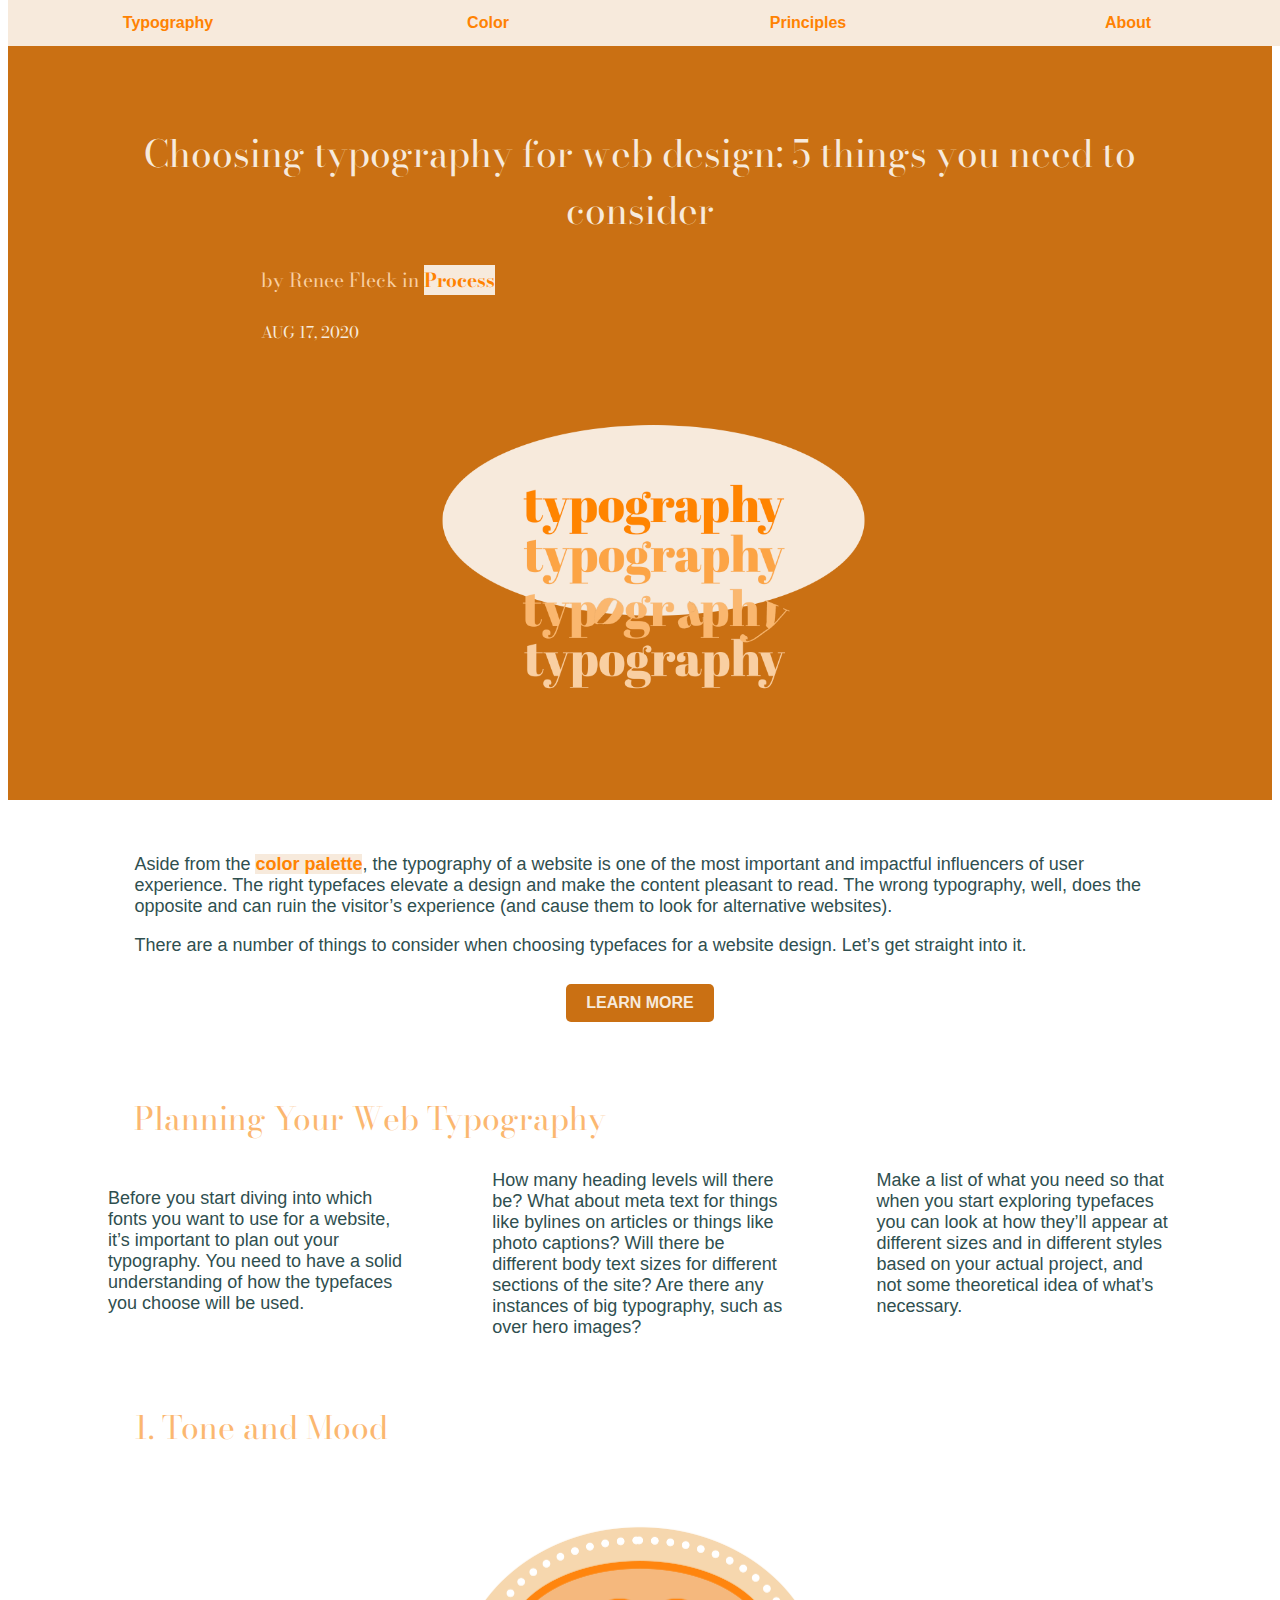
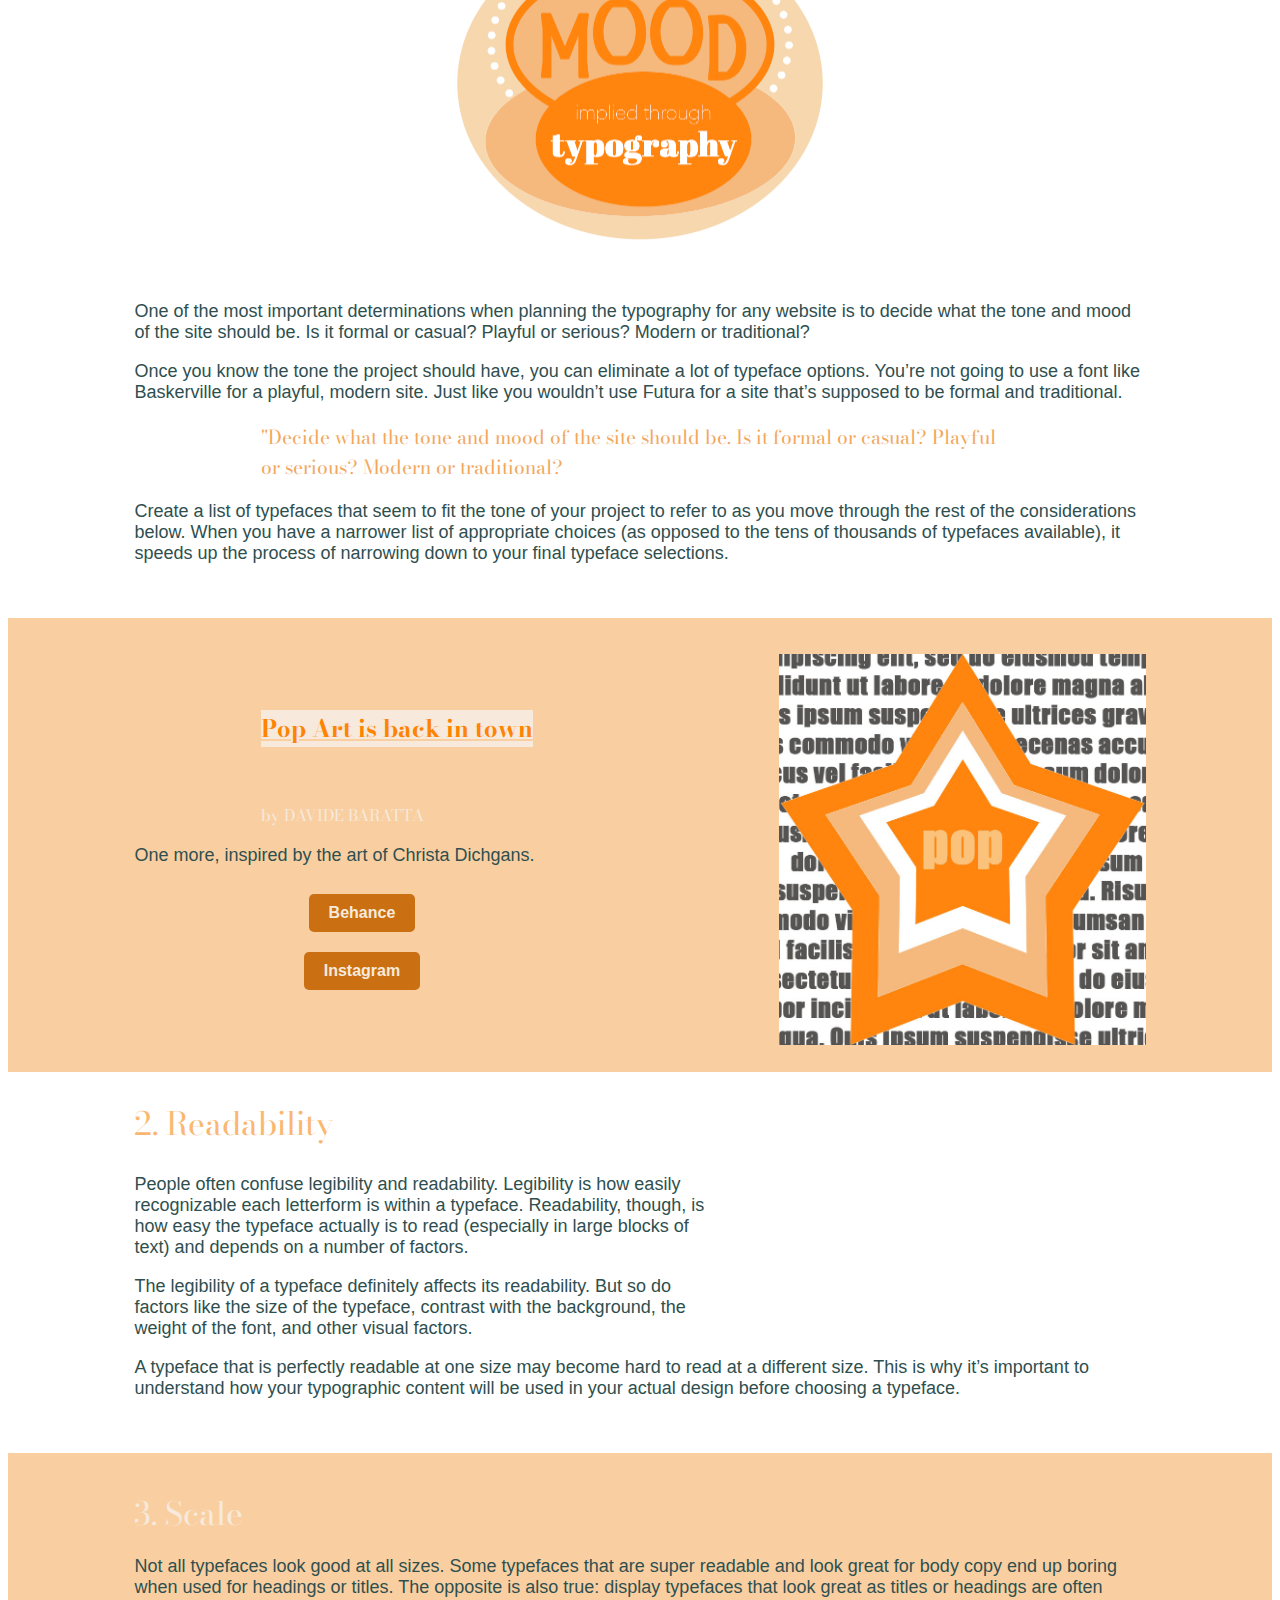
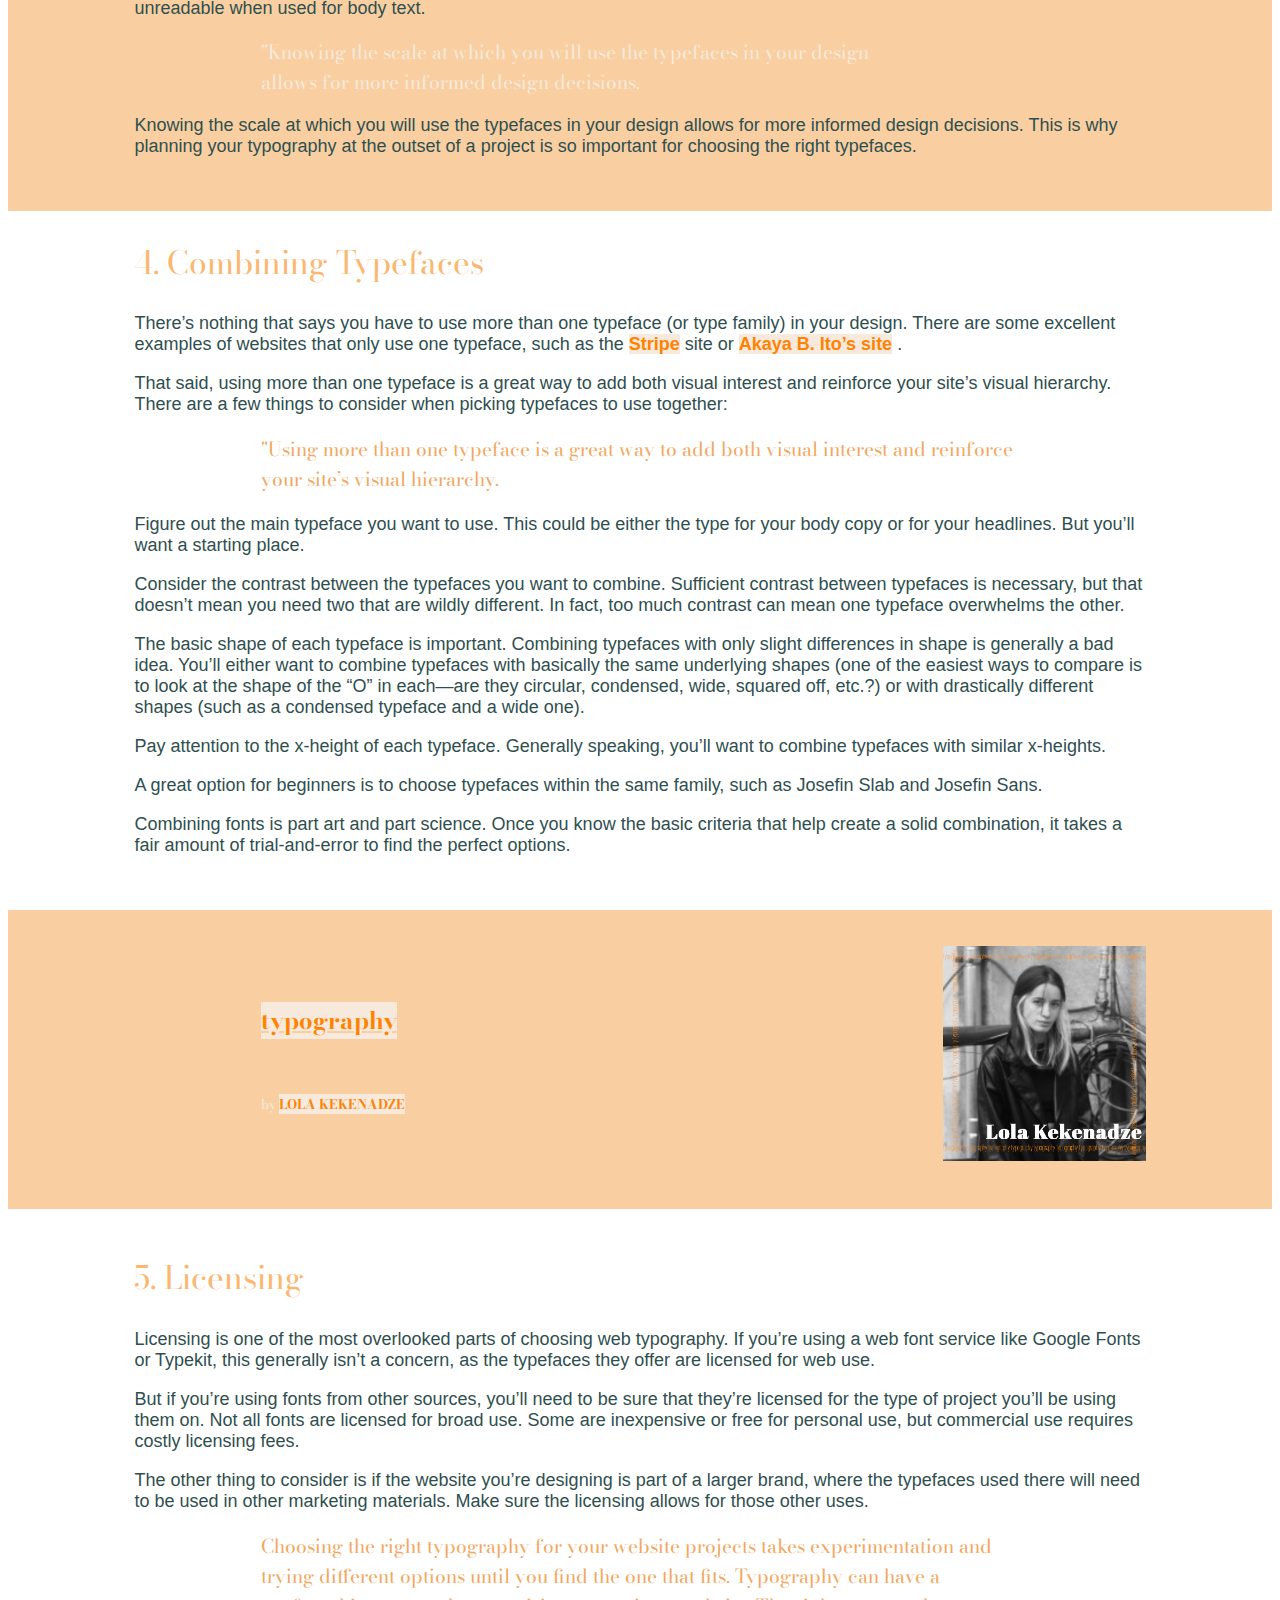
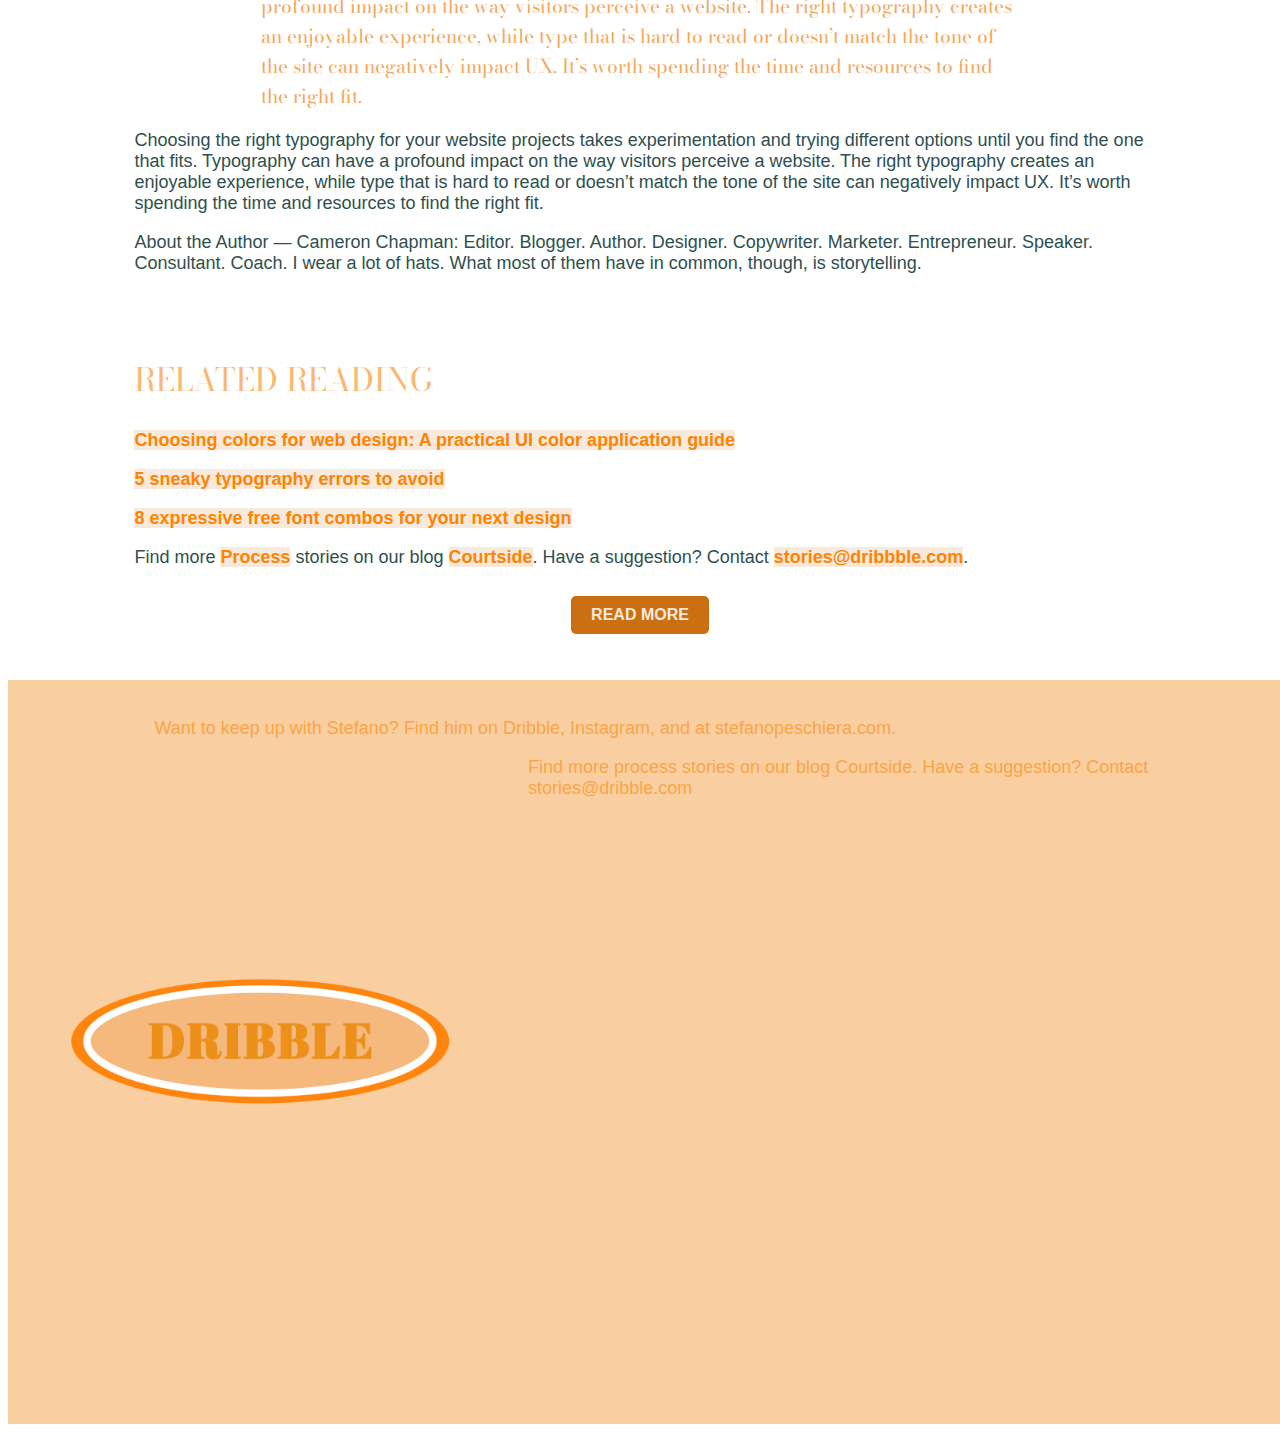
<file: index.html>
<!doctype html>
<html>
<head>
<meta charset="UTF-8">
<title>typography</title>
	<style type="text/css">
	</style>
	<link href="style.css" rel="stylesheet" type="text/css">
	<link rel="preconnect" href="https://fonts.googleapis.com">
<link rel="preconnect" href="https://fonts.gstatic.com" crossorigin>
<link href="https://fonts.googleapis.com/css2?family=Bodoni+Moda:ital,opsz,wght@0,6..96,400..900;1,6..96,400..900&family=Roboto+Mono:ital,wght@0,100..700;1,100..700&display=swap" rel="stylesheet">
</head>

<body>
	
	<ul class="topnav">
  <li><a href="typography.html">Typography</a></li>
  <li><a href="color.html">Color</a></li>
  <li><a href="principles.html">Principles</a></li>
  <li><a href="about.html">About</a></li>
</ul>
	
<header style="clear: both">

<h1 class="center">Choosing typography for web design: 5 things you need to consider</h1>
	<h4>by Renee Fleck in <a href="https://dribbble.com/stories/categories/process" target="_blank">Process</a></h4>
	<h10>AUG 17, 2020</h10>
	<img src="typographyimage.png" width="50%" alt="" class="imgCenter"/>
	</header>
	<br><br>
<p>Aside from the <a href="https://dribbble.com/stories/2018/12/19/choosing-colors-for-web-design-a-practical-ui-color-application-guide" target="_blank">color palette</a>, the typography of a website is one of the most important and impactful influencers of user experience. The right typefaces elevate a design and make the content pleasant to read. The wrong typography, well, does the opposite and can ruin the visitor’s experience (and cause them to look for alternative websites).</p>

<p>There are a number of things to consider when choosing typefaces for a website design. Let’s get straight into it. </p>
	
	<div class="button center"><a href="https://canvas.noctrl.edu/courses/12348" target="_blank">LEARN MORE</a></div>
		 <br><br>
<h2>Planning Your Web Typography</h2>
	<div class="threeColumn">
<p>Before you start diving into which fonts you want to use for a website, it’s important to plan out your typography. You need to have a solid understanding of how the typefaces you choose will be used.</p>

<p>How many heading levels will there be? What about meta text for things like bylines on articles or things like photo captions? Will there be different body text sizes for different sections of the site? Are there any instances of big typography, such as over hero images?</p>

<p>Make a list of what you need so that when you start exploring typefaces you can look at how they’ll appear at different sizes and in different styles based on your actual project, and not some theoretical idea of what’s necessary.</p>
		</div>
	 <br><br>
	<h2>1. Tone and Mood</h2>
	<img src="moodimage.png" alt="" width="30%" class="imgCenter"/>
<p>One of the most important determinations when planning the typography for any website is to decide what the tone and mood of the site should be. Is it formal or casual? Playful or serious? Modern or traditional?</p>
	<p>Once you know the tone the project should have, you can eliminate a lot of typeface options. You’re not going to use a font like Baskerville for a playful, modern site. Just like you wouldn’t use Futura for a site that’s supposed to be formal and traditional.</p>
	<h3>"Decide what the tone and mood of the site should be. Is it formal or casual? Playful or serious? Modern or traditional?</h3>
	<p>Create a list of typefaces that seem to fit the tone of your project to refer to as you move through the rest of the considerations below. When you have a narrower list of appropriate choices (as opposed to the tens of thousands of typefaces available), it speeds up the process of narrowing down to your final typeface selections.
</p>
	 <br><br>
    <div class="background"> <br><br>
      
  <img src="popopppcopy.jpg" width="29%" alt="" class="rightAlign"/>
  <h6><a href="https://dribbble.com/shots/10749118-Pop-Art-is-back-in-town" target="_blank">Pop Art is back in town</a></h6>
      <h10>by DAVIDE BARATTA</h10>
      
  <p>One more, inspired by the art of Christa Dichgans.</p>
  <div class="centeralign">
  <div class="button center"><a href="https://canvas.noctrl.edu/courses/12348" target="_blank">Behance</a></div>
    <div class="button center"><a href="https://canvas.noctrl.edu/courses/12348" target="_blank">Instagram</a></div>
  </div>
      <br><br>
      <br><br>
    </div>
	
<h2>2. Readability</h2>
	<p>People often confuse legibility and readability. Legibility is how easily recognizable each letterform is within a typeface. Readability, though, is how easy the typeface actually is to read (especially in large blocks of text) and depends on a number of factors.</p>
	<p>The legibility of a typeface definitely affects its readability. But so do factors like the size of the typeface, contrast with the background, the weight of the font, and other visual factors.</p>
<p>A typeface that is perfectly readable at one size may become hard to read at a different size. This is why it’s important to understand how your typographic content will be used in your actual design before choosing a typeface.</p>
	 <br><br>
<div class="background" >
  <br><br>
	<h8>3. Scale</h8>
  <p>Not all typefaces look good at all sizes. Some typefaces that are super readable and look great for body copy end up boring when used for headings or titles. The opposite is also true: display typefaces that look great as titles or headings are often unreadable when used for body text.</p>
	<h9>"Knowing the scale at which you will use the typefaces in your design </h9>
  <h9> allows for more informed design decisions.</h9>
  <p>Knowing the scale at which you will use the typefaces in your design allows for more informed design decisions. This is why planning your typography at the outset of a project is so important for choosing the right typefaces.</p>
	<br><br>
</div>
	<h2>4. Combining Typefaces</h2>
	<p>There’s nothing that says you have to use more than one typeface (or type family) in your design. There are some excellent examples of websites that only use one typeface, such as the <a href="https://stripe.com" target="_blank">Stripe</a> site or <a href="https://ayakaito.com" target="_blank">Akaya B. Ito’s site</a> .</p>
	<p>That said, using more than one typeface is a great way to add both visual interest and reinforce your site’s visual hierarchy. There are a few things to consider when picking typefaces to use together:</p>
<h3>"Using more than one typeface is a great way to add both visual interest and reinforce your site’s visual hierarchy.</h3>
	<p>Figure out the main typeface you want to use. This could be either the type for your body copy or for your headlines. But you’ll want a starting place.
</p>
<p>Consider the contrast between the typefaces you want to combine. Sufficient contrast between typefaces is necessary, but that doesn’t mean you need two that are wildly different. In fact, too much contrast can mean one typeface overwhelms the other.</p>
<p>The basic shape of each typeface is important. Combining typefaces with only slight differences in shape is generally a bad idea. You’ll either want to combine typefaces with basically the same underlying shapes (one of the easiest ways to compare is to look at the shape of the “O” in each—are they circular, condensed, wide, squared off, etc.?) or with drastically different shapes (such as a condensed typeface and a wide one).</p>
<p>Pay attention to the x-height of each typeface. Generally speaking, you’ll want to combine typefaces with similar x-heights.</p>
	<p>A great option for beginners is to choose typefaces within the same family, such as Josefin Slab and Josefin Sans.
</p>
<p>Combining fonts is part art and part science. Once you know the basic criteria that help create a solid combination, it takes a fair amount of trial-and-error to find the perfect options.</p>
	<br><br>
<div class="background">
	<br><br>
	<img src="ttttcopy2.jpg" width="16%" class="rightAlign2" alt=""/> 
  <h6><a href="https://dribbble.com/shots/10536316-typography" target="_blank">typography</a></h6>
  <h5>by <a href="https://dribbble.com/lolak6" target="_blank">LOLA KEKENADZE</a></h5>
  <br><br>
  <br><br>
</div>
	<br>
<h2>5. Licensing</h2>
	<p>Licensing is one of the most overlooked parts of choosing web typography. If you’re using a web font service like Google Fonts or Typekit, this generally isn’t a concern, as the typefaces they offer are licensed for web use.</p>
	<p>But if you’re using fonts from other sources, you’ll need to be sure that they’re licensed for the type of project you’ll be using them on. Not all fonts are licensed for broad use. Some are inexpensive or free for personal use, but commercial use requires costly licensing fees.</p>
	<p>The other thing to consider is if the website you’re designing is part of a larger brand, where the typefaces used there will need to be used in other marketing materials. Make sure the licensing allows for those other uses.</p>
<h3>Choosing the right typography for your website projects takes experimentation and trying different options until you find the one that fits. Typography can have a profound impact on the way visitors perceive a website. The right typography creates an enjoyable experience, while type that is hard to read or doesn’t match the tone of the site can negatively impact UX. It’s worth spending the time and resources to find the right fit.
</h3>
<p>Choosing the right typography for your website projects takes experimentation and trying different options until you find the one that fits. Typography can have a profound impact on the way visitors perceive a website. The right typography creates an enjoyable experience, while type that is hard to read or doesn’t match the tone of the site can negatively impact UX. It’s worth spending the time and resources to find the right fit.
</p>
	<p>About the Author — Cameron Chapman: Editor. Blogger. Author. Designer. Copywriter. Marketer. Entrepreneur. Speaker. Consultant. Coach. I wear a lot of hats. What most of them have in common, though, is storytelling.</p>
	 <br><br>
<h2>RELATED READING</h2>

	<p><a href="https://dribbble.com/stories/2018/12/19/choosing-colors-for-web-design-a-practical-ui-color-application-guide" target="_blank">Choosing colors for web design: A practical UI color application guide</a> </p>
	<p><a href="https://dribbble.com/stories/2019/08/14/5-sneaky-typography-errors-to-avoid" target="_blank">5 sneaky typography errors to avoid</a></p>
	<p><a href="https://dribbble.com/stories/2020/06/10/free-font-combinations" target="_blank">8 expressive free font combos for your next design</a></p>
	<p>Find more <a href="https://dribbble.com/stories/categories/process" target="_blank">Process</a> stories on our blog <a href="https://dribbble.com/stories" target="_blank">Courtside</a>. Have a suggestion? Contact <a href="stories@dribbble.com" target="_blank">stories@dribbble.com</a>.</p>
	<div class="button center"><a href="https://canvas.noctrl.edu/courses/12348" target="_blank">READ MORE</a> </div>
	<br> <br>
	
	<footer>
	 	
<p>Want to keep up with Stefano? Find him on Dribble, Instagram, and at stefanopeschiera.com.</p>
		<img src="dribble.png" width="500px" alt=""  class="leftAlign"/>
		<p>Find more process stories on our blog Courtside. Have a suggestion? Contact stories@dribble.com</p>
	</footer>


</body>
	

</html>
</file>
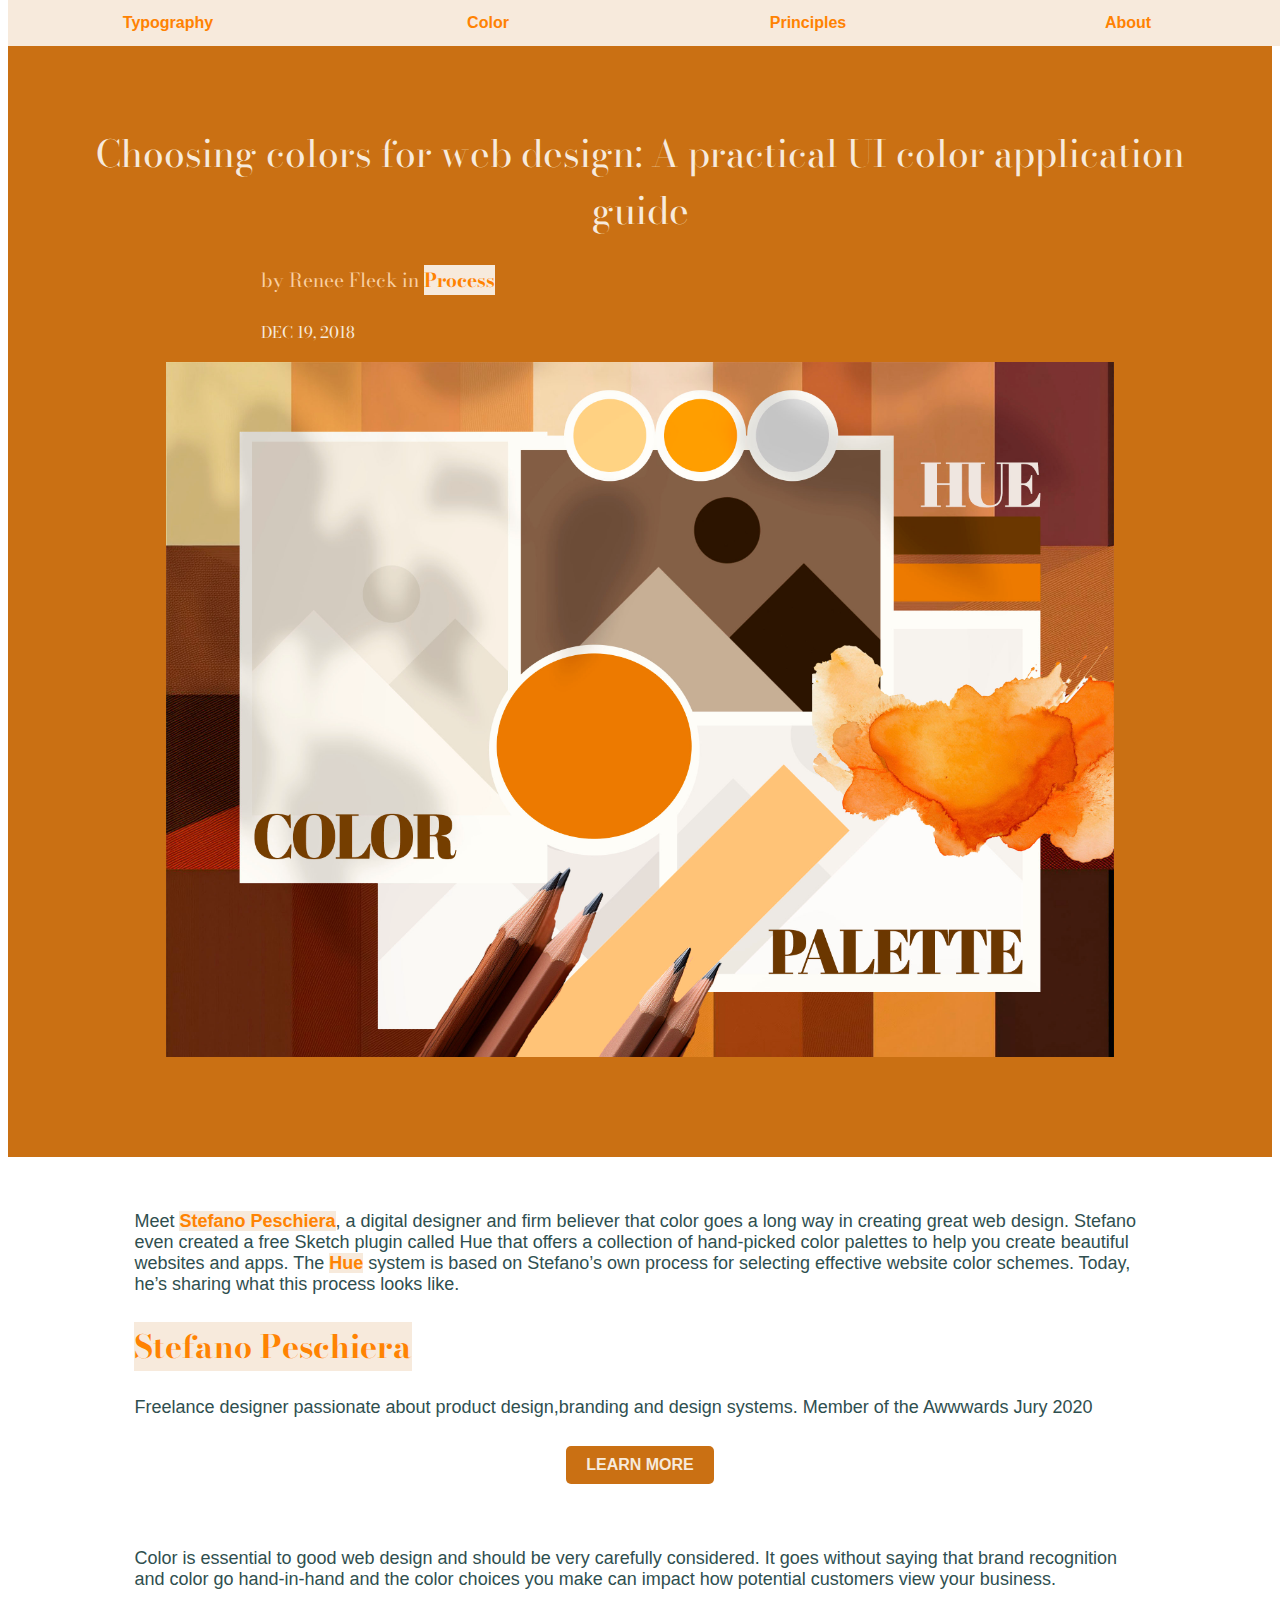
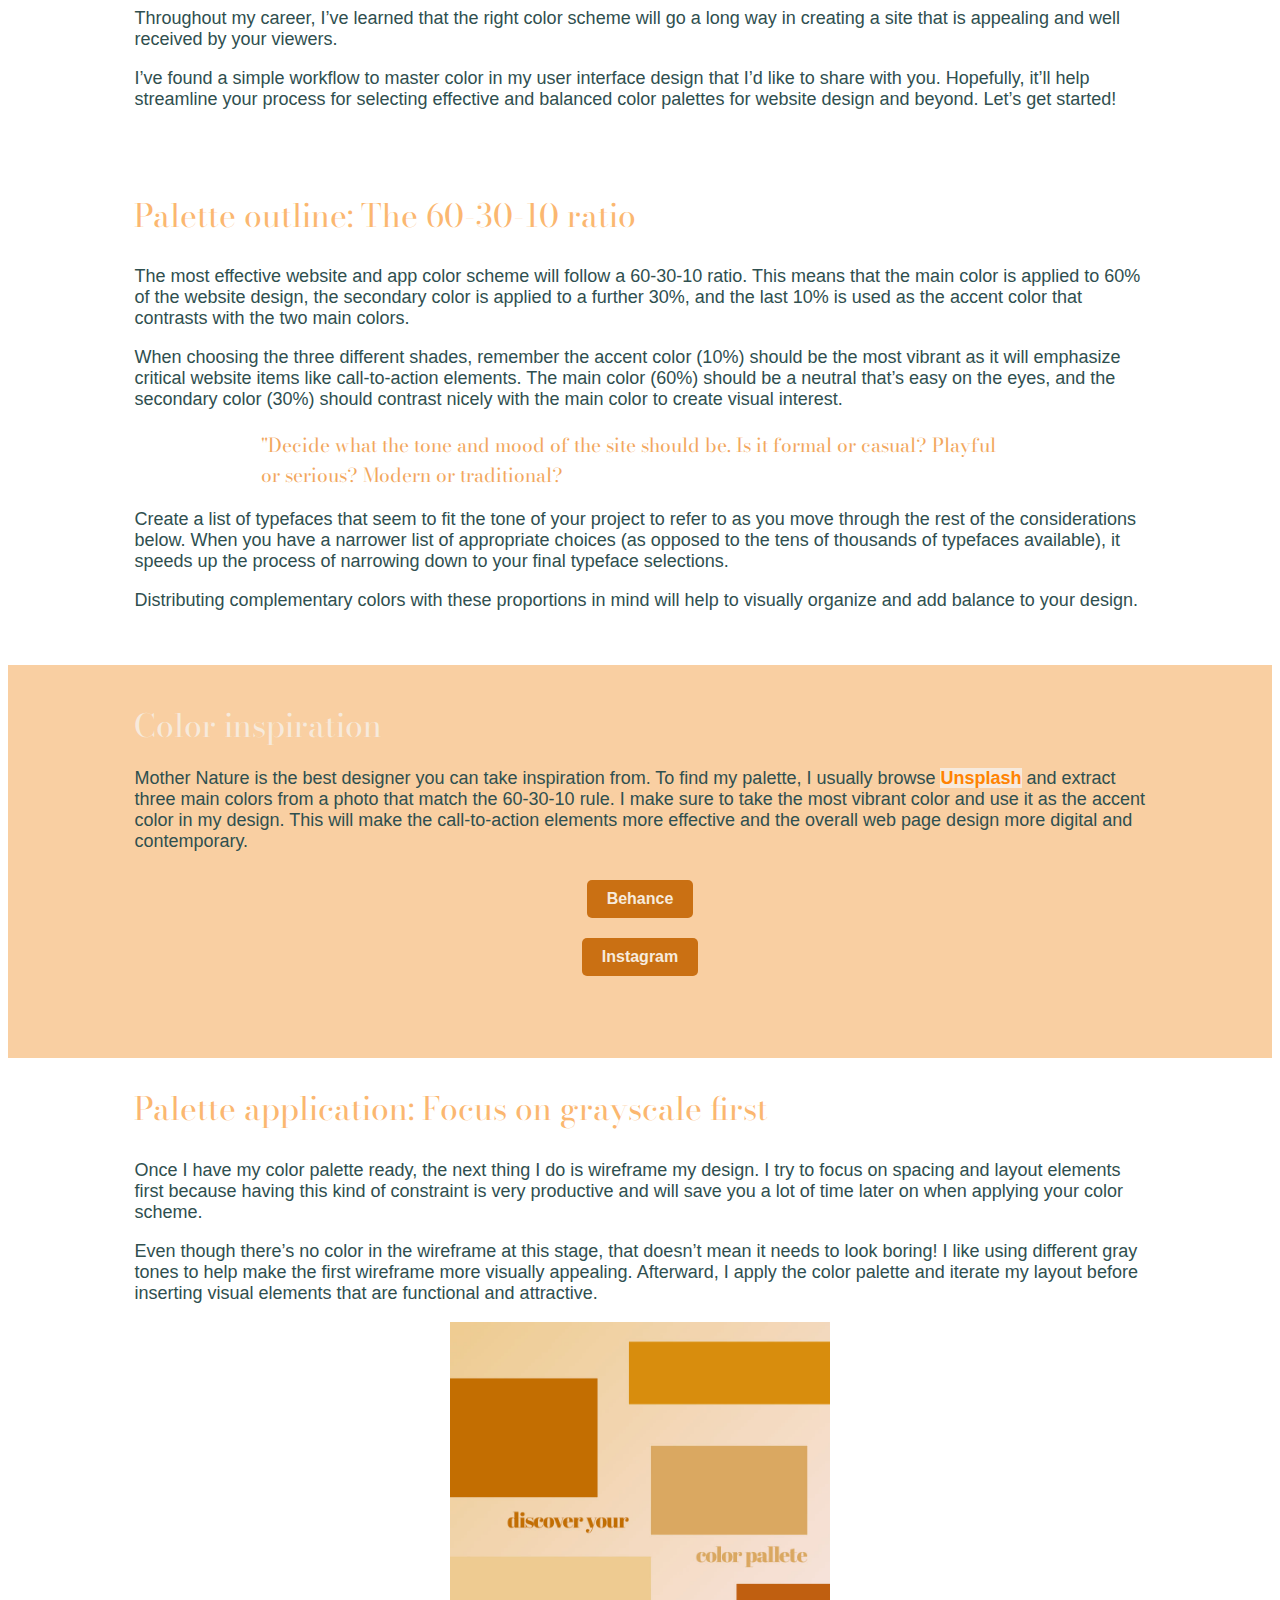
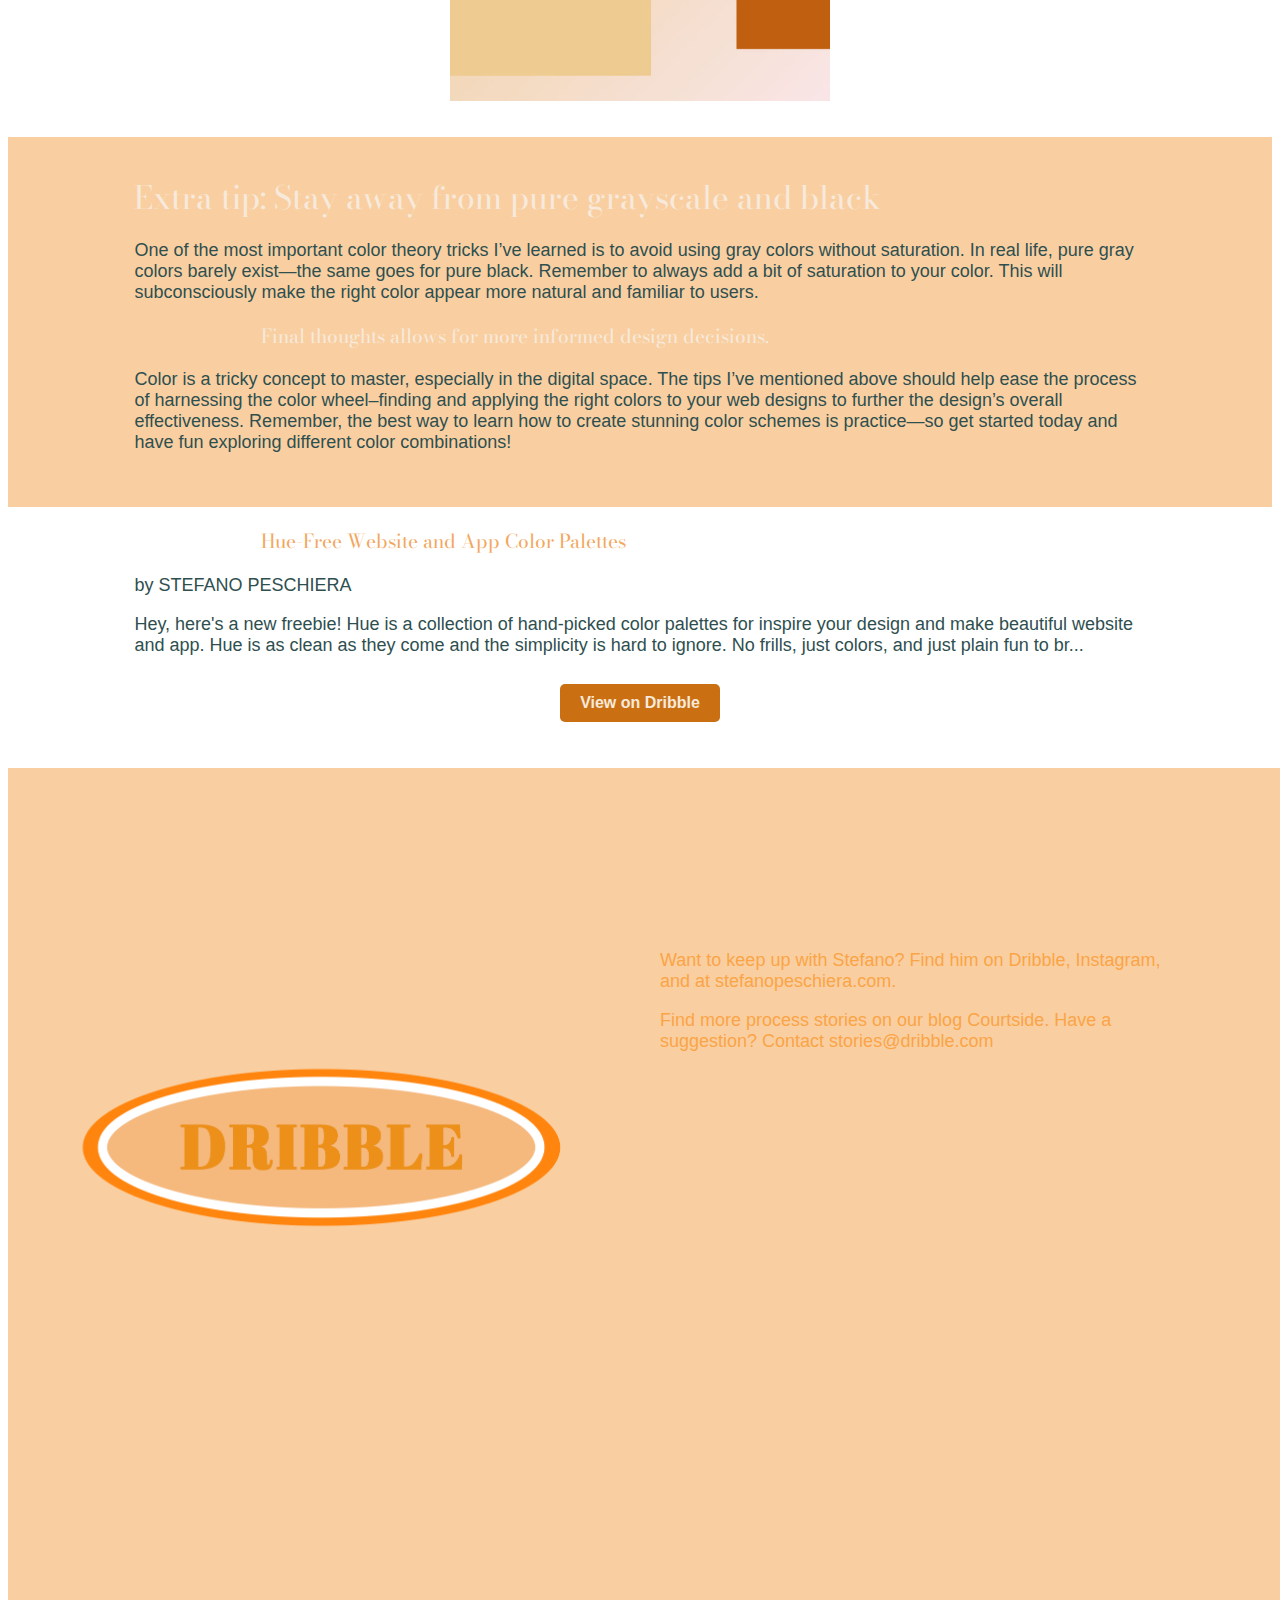
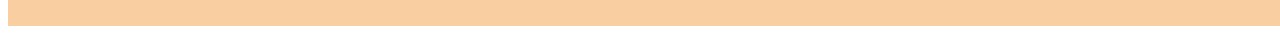
<file: color.html>
<!doctype html>
<html>
<head>
<meta charset="UTF-8">
<title>typography</title>
	<style type="text/css">
	</style>
	<link href="style.css" rel="stylesheet" type="text/css">
	<link rel="preconnect" href="https://fonts.googleapis.com">
<link rel="preconnect" href="https://fonts.gstatic.com" crossorigin>
<link href="https://fonts.googleapis.com/css2?family=Bodoni+Moda:ital,opsz,wght@0,6..96,400..900;1,6..96,400..900&family=Roboto+Mono:ital,wght@0,100..700;1,100..700&display=swap" rel="stylesheet">
</head>

<body>
	
	<ul class="topnav">
  <li><a href="typography.html">Typography</a></li>
  <li><a href="color.html">Color</a></li>
  <li><a href="principles.html">Principles</a></li>
  <li><a href="about.html">About</a></li>
</ul>
	
<header style="clear: both">

<h1 class="center">Choosing colors for web design: A practical UI color application guide</h1>
	<h4>by Renee Fleck in <a href="https://dribbble.com/stories/categories/process" target="_blank">Process</a></h4>
	<h10>DEC 19, 2018</h10>
	<br><br>
    <img src="color.copy.jpg" width="75%" class="imgCenter" alt=""/> </header>
	<br><br>
<p>Meet <a href="https://dribbble.com/stefanopeschiera" target="_blank">Stefano Peschiera</a>, a digital designer and firm believer that color goes a long way in creating great web design. Stefano even created a free Sketch plugin called Hue that offers a collection of hand-picked color palettes to help you create beautiful websites and apps. The <a href="https://www.stefanopeschiera.com/resources/hue-free-colors-for-web" target="_blank">Hue</a> system is based on Stefano’s own process for selecting effective website color schemes. Today, he’s sharing what this process looks like.</p>

	<h2><a href="https://dribbble.com/stefanopeschiera" target="_blank">Stefano Peschiera</a></h2>
<p>Freelance designer passionate about product design,branding and design systems. Member of the Awwwards Jury 2020</p>
	
	<div class="button center"><a href="https://canvas.noctrl.edu/courses/12348" target="_blank">LEARN MORE</a></div>
		 <br><br>
	
	<p>Color is essential to good web design and should be very carefully considered. It goes without saying that brand recognition and color go hand-in-hand and the color choices you make can impact how potential customers view your business.</p>

<p>Throughout my career, I’ve learned that the right color scheme will go a long way in creating a site that is appealing and well received by your viewers.</p>

<p>I’ve found a simple workflow to master color in my user interface design that I’d like to share with you. Hopefully, it’ll help streamline your process for selecting effective and balanced color palettes for website design and beyond. Let’s get started!</p>
	 <br><br>
	<h2>Palette outline: The 60-30-10 ratio</h2>

<p>The most effective website and app color scheme will follow a 60-30-10 ratio. This means that the main color is applied to 60% of the website design, the secondary color is applied to a further 30%, and the last 10% is used as the accent color that contrasts with the two main colors.</p>
	<p>When choosing the three different shades, remember the accent color (10%) should be the most vibrant as it will emphasize critical website items like call-to-action elements. The main color (60%) should be a neutral that’s easy on the eyes, and the secondary color (30%) should contrast nicely with the main color to create visual interest.</p>
	<h3>"Decide what the tone and mood of the site should be. Is it formal or casual? Playful or serious? Modern or traditional?</h3>
	<p>Create a list of typefaces that seem to fit the tone of your project to refer to as you move through the rest of the considerations below. When you have a narrower list of appropriate choices (as opposed to the tens of thousands of typefaces available), it speeds up the process of narrowing down to your final typeface selections.
</p>
	<p>Distributing complementary colors with these proportions in mind will help to visually organize and add balance to your design.</p>
	 <br><br>
    <div class="background"> <br><br>
      
 <h8>Color inspiration</h8>
  <p>Mother Nature is the best designer you can take inspiration from. To find my palette, I usually browse <a href="https://unsplash.com" target="_blank">Unsplash</a> and extract three main colors from a photo that match the 60-30-10 rule. I make sure to take the most vibrant color and use it as the accent color in my design. This will make the call-to-action elements more effective and the overall web page design more digital and contemporary.</p>
  <div class="centeralign">
  <div class="button center"><a href="https://canvas.noctrl.edu/courses/12348" target="_blank">Behance</a></div>
    <div class="button center"><a href="https://canvas.noctrl.edu/courses/12348" target="_blank">Instagram</a></div>
  </div>
      <br><br>
      <br><br>
    </div>
	
<h2>Palette application: Focus on grayscale first</h2>
	<p>Once I have my color palette ready, the next thing I do is wireframe my design. I try to focus on spacing and layout elements first because having this kind of constraint is very productive and will save you a lot of time later on when applying your color scheme.</p>
	<p>Even though there’s no color in the wireframe at this stage, that doesn’t mean it needs to look boring! I like using different gray tones to help make the first wireframe more visually appealing. Afterward, I apply the color palette and iterate my layout before inserting visual elements that are functional and attractive.</p>
    <img src="colorpallete.jpg"  alt="" width="30%" class="imgCenter"/><br><br>
<div class="background" >
  <br><br>
	<h8>Extra tip: Stay away from pure grayscale and black</h8>
  <p>One of the most important color theory tricks I’ve learned is to avoid using gray colors without saturation. In real life, pure gray colors barely exist—the same goes for pure black. Remember to always add a bit of saturation to your color. This will subconsciously make the right color appear more natural and familiar to users.</p>
	<h9>Final thoughts allows for more informed design decisions.</h9>
  <p>Color is a tricky concept to master, especially in the digital space. The tips I’ve mentioned above should help ease the process of harnessing the color wheel–finding and applying the right colors to your web designs to further the design’s overall effectiveness. Remember, the best way to learn how to create stunning color schemes is practice—so get started today and have fun exploring different color combinations!</p>
	<br><br>
</div>
	
<h3>Hue-Free Website and App Color Palettes</h3>
	<p>by STEFANO PESCHIERA
</p>
<p>Hey, here's a new freebie! Hue is a collection of hand-picked color palettes for inspire your design and make beautiful website and app. Hue is as clean as they come and the simplicity is hard to ignore. No frills, just colors, and just plain fun to br...</p>
		<div class="button center"><a href="https://dribbble.com/shots/5596624-Hue-Free-Website-App-Color-Palettes" target="_blank">View on Dribble</a></div>
	
	

	 
	<br> <br>
	
	<footer>
	  <img src="dribble.png" width="50%" class="leftAlign" alt=""/>
		<br><br>
		<br><br>
		<br><br>
		<br><br>
<p>Want to keep up with Stefano? Find him on Dribble, Instagram, and at stefanopeschiera.com.</p>
		<p>Find more process stories on our blog Courtside. Have a suggestion? Contact stories@dribble.com</p>
	</footer>


</body>
	

</html>
</file>
<file: style.css>
@charset "UTF-8";
header {
	background-color:#CA7013;
	padding-top: 100px;
	padding-bottom: 100px;
}
h1  {
    font-family: "Bodoni Moda", serif;
    font-optical-sizing: auto;
    font-weight: 400;
    font-style: normal;
    color: #F7EADC;
    padding-left: 5%;
    padding-right: 5%;
    font-variant: normal;
    font-size: 233%;
    text-align: center;
		}
h2 {
    font-family: "Bodoni Moda", serif;
    font-optical-sizing: auto;
    font-weight: 300;
    font-style: normal;
    color: #FBB770;
    padding-left: 10%;
    font-size: xx-large;
		}
h8 {
    font-family: "Bodoni Moda", serif;
    font-optical-sizing: auto;
    font-weight: 300;
    font-style: normal;
    color: #F7EADC;
    padding-left: 10%;
    font-size: xx-large;
		}
h4 {
    font-family: "Bodoni Moda", serif;
    font-optical-sizing: auto;
    font-weight: 200;
    font-style: normal;
    color: #F9CFA2;
    padding-left: 20%;
    padding-right: 20%;
    font-size: larger;
		}
h5 {
    font-family: "Bodoni Moda", serif;
  font-optical-sizing: auto;
  font-weight: 200;
  font-style: large;
    color: #F7EADC;
	padding-left: 20%;
	padding-right: 20%;
		}
h10 {
    font-family: "Bodoni Moda", serif;
  font-optical-sizing: auto;
  font-weight: 200;
  font-style: normal;
    color: #F7EADC;
	padding-left: 20%;
	padding-right: 20%;
		}
h3 {
    font-family: "Bodoni Moda", serif;
    font-optical-sizing: auto;
    font-weight: 300;
    font-style: normal;
    color: #F2A75D;
    padding-left: 20%;
    padding-right: 20%;
    font-size: larger; 
		}
h9 {
    font-family: "Bodoni Moda", serif;
    font-optical-sizing: auto;
    font-weight: 300;
    font-style: normal;
    color: #F7EADC;
    padding-left: 20%;
    padding-right: 20%;
    font-size: larger;
    text-align: left;
		}
h6 {
    font-family: "Bodoni Moda", serif;
    font-optical-sizing: auto;
    font-weight: 300;
    font-style: normal;
    color: #F9CFA2;
    padding-left: 20%;
    padding-right: 20%;
    font-size: x-large;
	text-decoration: underline
		}
p {
    padding-left: 10%;
    padding-right: 10%;
     font-size: large;
}

body {
    font-family: "Gill Sans", "Gill Sans MT", "Myriad Pro", "DejaVu Sans Condensed", Helvetica, Arial, sans-serif;
    color: darkslategrey;
    margin-top: 0px;
}
.imgCenter {
		display: block;
		margin-left: auto;
		margin-right: auto;
		}
.rightAlign2 {
		float: right;
		padding-left: 20%;
	padding-right: 10%;
	overflow:auto;
	border: 3px #F9CFA2;
		}
a {
    color:#FF8302;
    text-decoration: none;
    font-weight: bold;
	background-color:#F7EADC;
	
}
.background{
	background-color: #F9CFA2;
}
a:hover {
	color:#F7EADC;
	background-color:#FF8302;
}
footer{
	padding: 20px;
	background-color: #F9CFA2;
	color: #FBA446;	
   left: 0;
   bottom: 0;
   width: 100%;overflow: auto;
	
}
.button a{
    background-color: #CA7013;
    color: #F7EADC;
    padding-right: 20px;
    padding-left: 20px;
    padding-bottom: 10px;
    padding-top: 10px;
    border-radius: 5px;
	margin-bottom: 10px;
	margin-top: 10px;
}
.button a:hover {
	background-color:#F7EADC;
	color:#CA7013;
}
.center {
	display: flex;
	justify-content: center;
	align-items: center;
}
.rightAlign {
	float: right;
	padding-left:5%;
	padding-bottom: 20%;
	padding-right: 10%;
	overflow:auto;
}
.leftAlign {
	float: left;
	overflow:auto;
}
.threeColumn {
	column-count: 3;
	column-gap: 15px;
	padding-left: 5%;
	padding-right: 5%;
}
.twoColumn {
	column-count: 2;
	column-gap: 10px;
	padding-left: 5%;
	padding-right: 5%;
}
ul.topnav {
  list-style-type: none;
  margin: 0;
  padding: 0;
  overflow: hidden;
  background-color: #F7EADC;
	position: fixed;
	top: 0;
	width: 100%;
}
ul.topnav li {float: left;
width: 25%;
text-align:center;}

ul.topnav li a {
	display: block;
	color:#FF8202;
	text-align: center;
	padding: 14px 16px;
	text-decoration: none;
}
ul.topnav li a:hover:not(.active) {background-color:#CA7013}

ul.topnav li a.active {background-color:#F7EADC}

ul.topnav li.right {float: right;}
</file>
